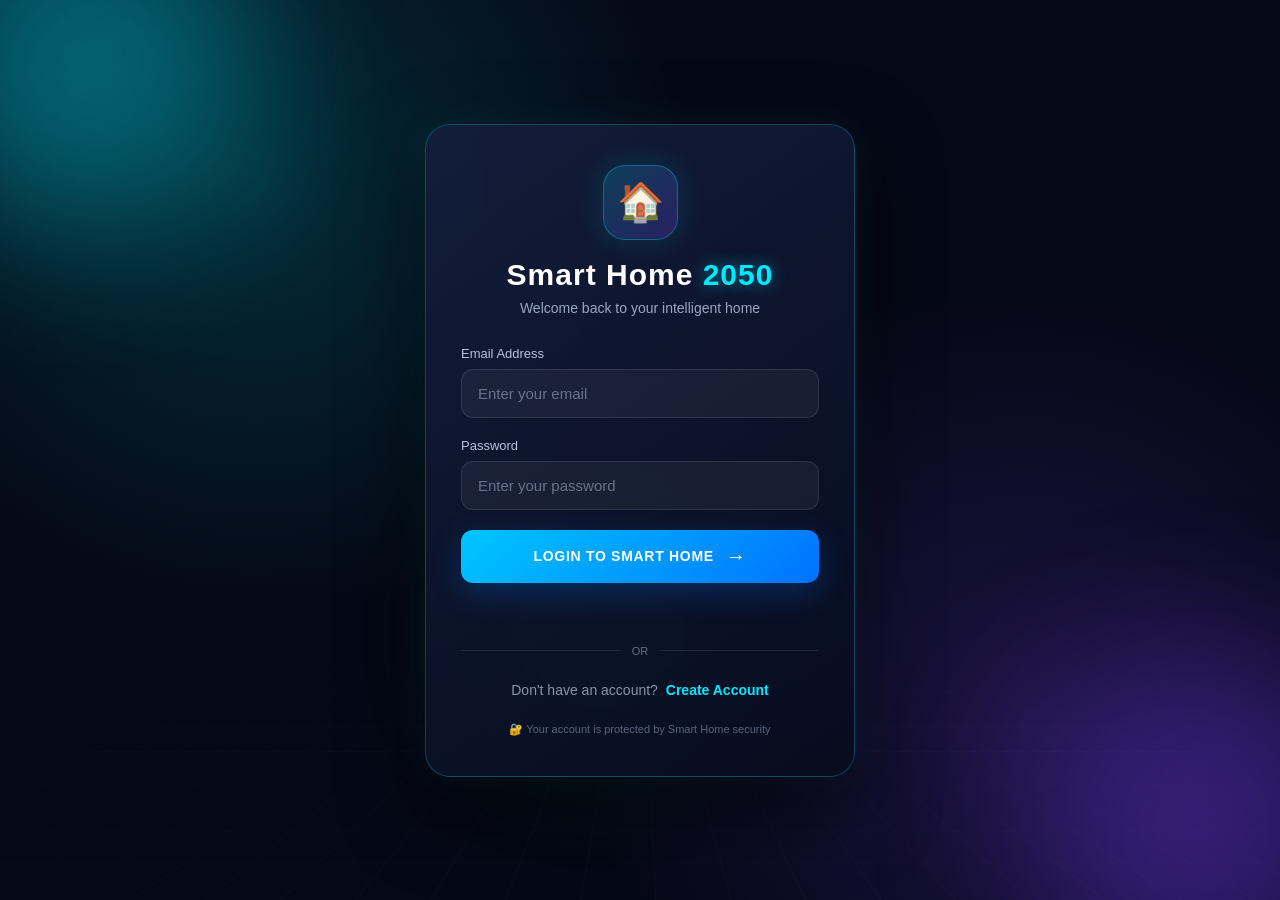
<file: index.html>
<!DOCTYPE html>
<html lang="en">

<head>
    <meta charset="UTF-8">
    <meta name="viewport" content="width=device-width, initial-scale=1.0">

    <title>Smart Home 2050</title>

    <script>
        if (localStorage.getItem("smartHomeAuth") !== "true") {
            window.location.replace("Login.html");
        }
    </script>

    <link rel="stylesheet" href="sh.css">
</head>

<body>

   

    <!-- =========================================
         BACKGROUND EFFECTS
    ========================================== -->

    <div class="stars"></div>

    <div class="orb orb-1"></div>
    <div class="orb orb-2"></div>
    <div class="orb orb-3"></div>


    <!-- =========================================
         MAIN APPLICATION
    ========================================== -->

    <div class="app" id="app">

        <!-- NAVIGATION -->

        <header class="navbar">

            <div class="brand">

                <div class="brand-icon">
                    ⌂
                </div>

                <div>
                    <h2>SMART<span>HOME</span></h2>
                    <small>2050 INTELLIGENCE SYSTEM</small>
                </div>

            </div>


            <nav>

                <a href="#dashboard">Dashboard</a>
                <a href="#rooms">Rooms</a>
                <a href="#devices">Devices</a>
                <a href="#energy">Energy</a>
                <a href="#routines">Routines</a>

            </nav>


            <div class="nav-actions">

                <button class="icon-btn" id="notificationBtn">
                    🔔
                    <span class="notification-dot"></span>
                </button>

                <button class="profile-btn">
                    👤 Admin
                </button>

            </div>

        </header>


        <!-- =====================================
             HERO / DASHBOARD
        ====================================== -->

        <main>

            <section class="hero" id="dashboard">

                <div class="hero-content">

                    <div class="status-pill">

                        <span class="pulse"></span>

                        SYSTEM ONLINE

                    </div>

                    <h1>
                        Welcome to your
                        <span>Smart Future.</span>
                    </h1>

                    <p>
                        Control your home, automate your routines
                        and monitor your energy through one
                        intelligent interface.
                    </p>


                    <div class="hero-buttons">

                        <button
                            class="primary-btn"
                            id="createRoutineBtn"
                        >
                            ⚡ Create Routine
                        </button>

                        <button
                            class="secondary-btn"
                            id="addDeviceBtn"
                        >
                            ＋ Add Device
                        </button>

                    </div>

                </div>


                <!-- 3D HOUSE -->

                <div class="house-container">

                    <div class="house-3d">

                        <div class="roof"></div>

                        <div class="house-body">

                            <div class="window window-1"></div>

                            <div class="window window-2"></div>

                            <div class="door"></div>

                        </div>

                        <div class="garden"></div>

                    </div>

                    <div class="house-glow"></div>

                </div>

            </section>


            <!-- =====================================
                 LIVE STATISTICS
            ====================================== -->

            <section class="stats-grid">

                <div class="stat-card tilt">

                    <div class="stat-icon">🌡️</div>

                    <div>

                        <span>Temperature</span>

                        <strong id="temperature">
                            23°C
                        </strong>

                    </div>

                    <small>Comfortable</small>

                </div>


                <div class="stat-card tilt">

                    <div class="stat-icon">💧</div>

                    <div>

                        <span>Humidity</span>

                        <strong id="humidity">
                            48%
                        </strong>

                    </div>

                    <small>Optimal</small>

                </div>


                <div class="stat-card tilt">

                    <div class="stat-icon">🌬️</div>

                    <div>

                        <span>Air Quality</span>

                        <strong>
                            96
                        </strong>

                    </div>

                    <small>Excellent</small>

                </div>


                <div class="stat-card tilt">

                    <div class="stat-icon">⚡</div>

                    <div>

                        <span>Energy Usage</span>

                        <strong id="energyUsage">
                            4.8 kW
                        </strong>

                    </div>

                    <small>↓ 12% today</small>

                </div>

            </section>


            <!-- =====================================
                 ROOMS
            ====================================== -->

            <section class="section" id="rooms">

                <div class="section-heading">

                    <div>

                        <span class="section-label">
                            ENVIRONMENT
                        </span>

                        <h2>Smart Rooms</h2>

                    </div>

                    <button class="view-btn">
                        View Floor Plan →
                    </button>

                </div>


                <div class="room-grid">


                    <div class="room-card active-room tilt">

                        <div class="room-image living-room">

                            <div class="room-light"></div>

                        </div>

                        <div class="room-info">

                            <div>

                                <h3>Living Room</h3>

                                <p>4 devices online</p>

                            </div>

                            <button class="room-btn">
                                →
                            </button>

                        </div>

                    </div>


                    <div class="room-card tilt">

                        <div class="room-image bedroom">

                            <div class="bed"></div>

                        </div>

                        <div class="room-info">

                            <div>

                                <h3>Master Bedroom</h3>

                                <p>3 devices online</p>

                            </div>

                            <button class="room-btn">
                                →
                            </button>

                        </div>

                    </div>


                    <div class="room-card tilt">

                        <div class="room-image kitchen">

                            <div class="kitchen-counter"></div>

                        </div>

                        <div class="room-info">

                            <div>

                                <h3>Kitchen</h3>

                                <p>5 devices online</p>

                            </div>

                            <button class="room-btn">
                                →
                            </button>

                        </div>

                    </div>


                    <div class="room-card tilt">

                        <div class="room-image office">

                            <div class="desk"></div>

                        </div>

                        <div class="room-info">

                            <div>

                                <h3>Smart Office</h3>

                                <p>6 devices online</p>

                            </div>

                            <button class="room-btn">
                                →
                            </button>

                        </div>

                    </div>

                </div>

            </section>


            <!-- =====================================
                 DEVICES
            ====================================== -->

            <section class="section" id="devices">

                <div class="section-heading">

                    <div>

                        <span class="section-label">
                            DEVICE NETWORK
                        </span>

                        <h2>Connected Devices</h2>

                    </div>

                    <button
                        class="primary-small"
                        id="openAddDevice"
                    >
                        + Add Device
                    </button>

                </div>


                <div
                    class="device-grid"
                    id="deviceGrid"
                >

                    <!-- DEVICE -->

                    <div class="device-card tilt">

                        <div class="device-top">

                            <div class="device-icon">
                                💡
                            </div>

                            <button class="device-menu">
                                ⋮
                            </button>

                        </div>

                        <h3>Smart Lights</h3>

                        <p>Living Room</p>

                        <div class="device-bottom">

                            <span>80% Brightness</span>

                            <label class="switch">

                                <input
                                    type="checkbox"
                                    checked
                                    class="device-toggle"
                                >

                                <span></span>

                            </label>

                        </div>

                    </div>


                    <div class="device-card tilt">

                        <div class="device-top">

                            <div class="device-icon">
                                ❄️
                            </div>

                            <button class="device-menu">
                                ⋮
                            </button>

                        </div>

                        <h3>Smart AC</h3>

                        <p>Living Room</p>

                        <div class="device-bottom">

                            <span>23°C</span>

                            <label class="switch">

                                <input
                                    type="checkbox"
                                    checked
                                    class="device-toggle"
                                >

                                <span></span>

                            </label>

                        </div>

                    </div>


                    <div class="device-card tilt">

                        <div class="device-top">

                            <div class="device-icon">
                                📺
                            </div>

                            <button class="device-menu">
                                ⋮
                            </button>

                        </div>

                        <h3>Smart TV</h3>

                        <p>Living Room</p>

                        <div class="device-bottom">

                            <span>Netflix</span>

                            <label class="switch">

                                <input
                                    type="checkbox"
                                    class="device-toggle"
                                >

                                <span></span>

                            </label>

                        </div>

                    </div>


                    <div class="device-card tilt">

                        <div class="device-top">

                            <div class="device-icon">
                                🔊
                            </div>

                            <button class="device-menu">
                                ⋮
                            </button>

                        </div>

                        <h3>AI Speaker</h3>

                        <p>Bedroom</p>

                        <div class="device-bottom">

                            <span>Listening</span>

                            <label class="switch">

                                <input
                                    type="checkbox"
                                    checked
                                    class="device-toggle"
                                >

                                <span></span>

                            </label>

                        </div>

                    </div>

                </div>

            </section>


            <!-- =====================================
                 ENERGY
            ====================================== -->

            <section class="section" id="energy">

                <div class="energy-layout">

                    <div class="energy-panel">

                        <div class="section-heading">

                            <div>

                                <span class="section-label">
                                    POWER INTELLIGENCE
                                </span>

                                <h2>Energy Monitoring</h2>

                            </div>

                            <span class="live-label">
                                ● LIVE
                            </span>

                        </div>


                        <div class="energy-main">

                            <div class="energy-circle">

                                <div>

                                    <strong id="energyPercent">
                                        72%
                                    </strong>

                                    <span>
                                        Efficiency
                                    </span>

                                </div>

                            </div>


                            <div class="energy-details">

                                <div>

                                    <span>
                                        Current Usage
                                    </span>

                                    <strong>
                                        4.8 kW
                                    </strong>

                                </div>

                                <div>

                                    <span>
                                        Solar Power
                                    </span>

                                    <strong>
                                        3.2 kW
                                    </strong>

                                </div>

                                <div>

                                    <span>
                                        Battery
                                    </span>

                                    <strong>
                                        86%
                                    </strong>

                                </div>

                            </div>

                        </div>

                    </div>


                    <!-- CHART -->

                    <div class="chart-panel">

                        <div class="chart-header">

                            <h3>Energy Consumption</h3>

                            <select id="chartPeriod">

                                <option>Today</option>

                                <option>Week</option>

                                <option>Month</option>

                            </select>

                        </div>

                        <div class="chart">

                            <div class="chart-line"></div>

                            <div class="chart-bars">

                                <i style="height:35%"></i>
                                <i style="height:55%"></i>
                                <i style="height:42%"></i>
                                <i style="height:70%"></i>
                                <i style="height:48%"></i>
                                <i style="height:80%"></i>
                                <i style="height:60%"></i>
                                <i style="height:40%"></i>
                                <i style="height:65%"></i>
                                <i style="height:50%"></i>
                                <i style="height:75%"></i>
                                <i style="height:45%"></i>

                            </div>

                        </div>

                    </div>

                </div>

            </section>


            <!-- =====================================
                 ROUTINES
            ====================================== -->

            <section class="section" id="routines">

                <div class="section-heading">

                    <div>

                        <span class="section-label">
                            AUTOMATION ENGINE
                        </span>

                        <h2>Smart Routines</h2>

                    </div>

                    <button
                        class="primary-small"
                        id="routineBtn"
                    >
                        + Create Routine
                    </button>

                </div>


                <div class="routine-grid">

                    <div class="routine-card">

                        <div class="routine-icon">
                            🌅
                        </div>

                        <div>

                            <h3>Good Morning</h3>

                            <p>
                                Lights ON • Curtains OPEN •
                                Coffee Machine ON
                            </p>

                        </div>

                        <label class="switch">

                            <input
                                type="checkbox"
                                checked
                            >

                            <span></span>

                        </label>

                    </div>


                    <div class="routine-card">

                        <div class="routine-icon">
                            🌙
                        </div>

                        <div>

                            <h3>Good Night</h3>

                            <p>
                                Lights OFF • Doors LOCKED •
                                Security ON
                            </p>

                        </div>

                        <label class="switch">

                            <input
                                type="checkbox"
                            >

                            <span></span>

                        </label>

                    </div>


                    <div class="routine-card">

                        <div class="routine-icon">
                            🎬
                        </div>

                        <div>

                            <h3>Movie Mode</h3>

                            <p>
                                Lights 20% • TV ON •
                                Sound System ON
                            </p>

                        </div>

                        <label class="switch">

                            <input
                                type="checkbox"
                            >

                            <span></span>

                        </label>

                    </div>

                </div>

            </section>


            <!-- =====================================
                 FUTURE CONTROL
            ====================================== -->

            <section class="future-section">

                <div class="future-content">

                    <span class="section-label">
                        NEXT GENERATION LIVING
                    </span>

                    <h2>
                        Your home.
                        <span>Your intelligence.</span>
                    </h2>

                    <p>
                        Artificial intelligence continuously learns
                        your habits and optimizes your home
                        environment automatically.
                    </p>

                    <button
                        class="primary-btn"
                        id="aiBtn"
                    >
                        ✦ Activate AI Assistant
                    </button>

                </div>

                <div class="hologram">

                    <div class="holo-ring ring-1"></div>
                    <div class="holo-ring ring-2"></div>
                    <div class="holo-ring ring-3"></div>

                    <div class="holo-core">
                        AI
                    </div>

                </div>

            </section>

        </main>


        <!-- =====================================
             FOOTER
        ====================================== -->

        <footer>

            <div>
                © 2050 Smart Home Intelligence
            </div>

            <div>
                SYSTEM STATUS:
                <span class="online">
                    ● ONLINE
                </span>
            </div>

        </footer>

    </div>


    <!-- =========================================
         ADD DEVICE MODAL
    ========================================== -->

    <div class="modal" id="deviceModal">

        <div class="modal-card">

            <button
                class="close-modal"
                id="closeDeviceModal"
            >
                ×
            </button>

            <h2>Add Smart Device</h2>

            <p>
                Connect a new device to your smart home.
            </p>

            <input
                type="text"
                id="deviceName"
                placeholder="Device name"
            >

            <select id="deviceType">

                <option value="💡">
                    Smart Light
                </option>

                <option value="❄️">
                    Smart AC
                </option>

                <option value="📺">
                    Smart TV
                </option>

                <option value="🔊">
                    Smart Speaker
                </option>

                <option value="🔒">
                    Smart Lock
                </option>

                <option value="📷">
                    Security Camera
                </option>

            </select>

            <select id="deviceRoom">

                <option>Living Room</option>
                <option>Bedroom</option>
                <option>Kitchen</option>
                <option>Office</option>

            </select>

            <button
                class="primary-btn full"
                id="saveDevice"
            >
                CONNECT DEVICE
            </button>

        </div>

    </div>


    <!-- =========================================
         ROUTINE MODAL
    ========================================== -->

    <div class="modal" id="routineModal">

        <div class="modal-card">

            <button
                class="close-modal"
                id="closeRoutineModal"
            >
                ×
            </button>

            <h2>Create Smart Routine</h2>

            <p>
                Build an automated action for your home.
            </p>

            <input
                type="text"
                id="routineName"
                placeholder="Routine name"
            >

            <select id="routineAction">

                <option>
                    Turn ON lights
                </option>

                <option>
                    Turn OFF lights
                </option>

                <option>
                    Adjust temperature
                </option>

                <option>
                    Activate security
                </option>

                <option>
                    Start entertainment mode
                </option>

            </select>

            <button
                class="primary-btn full"
                id="saveRoutine"
            >
                CREATE ROUTINE
            </button>

        </div>

    </div>


    <!-- =========================================
         NOTIFICATION PANEL
    ========================================== -->

    <div
        class="notification-panel"
        id="notificationPanel"
    >

        <div class="notification-header">

            <h3>Notifications</h3>

            <button id="closeNotifications">
                ×
            </button>

        </div>

        <div class="notification">

            <span>⚡</span>

            <div>
                <strong>Energy optimized</strong>
                <p>Solar system reduced grid usage.</p>
            </div>

        </div>

        <div class="notification">

            <span>🔒</span>

            <div>
                <strong>Security active</strong>
                <p>All exterior doors are secured.</p>
            </div>

        </div>

        <div class="notification">

            <span>🌱</span>

            <div>
                <strong>Eco mode</strong>
                <p>Your home is operating efficiently.</p>
            </div>

        </div>

    </div>


    <div
        class="toast"
        id="toast"
    >
        System updated successfully
    </div>
    <script src="sh.js"></script>


</body>
</html>
</file>
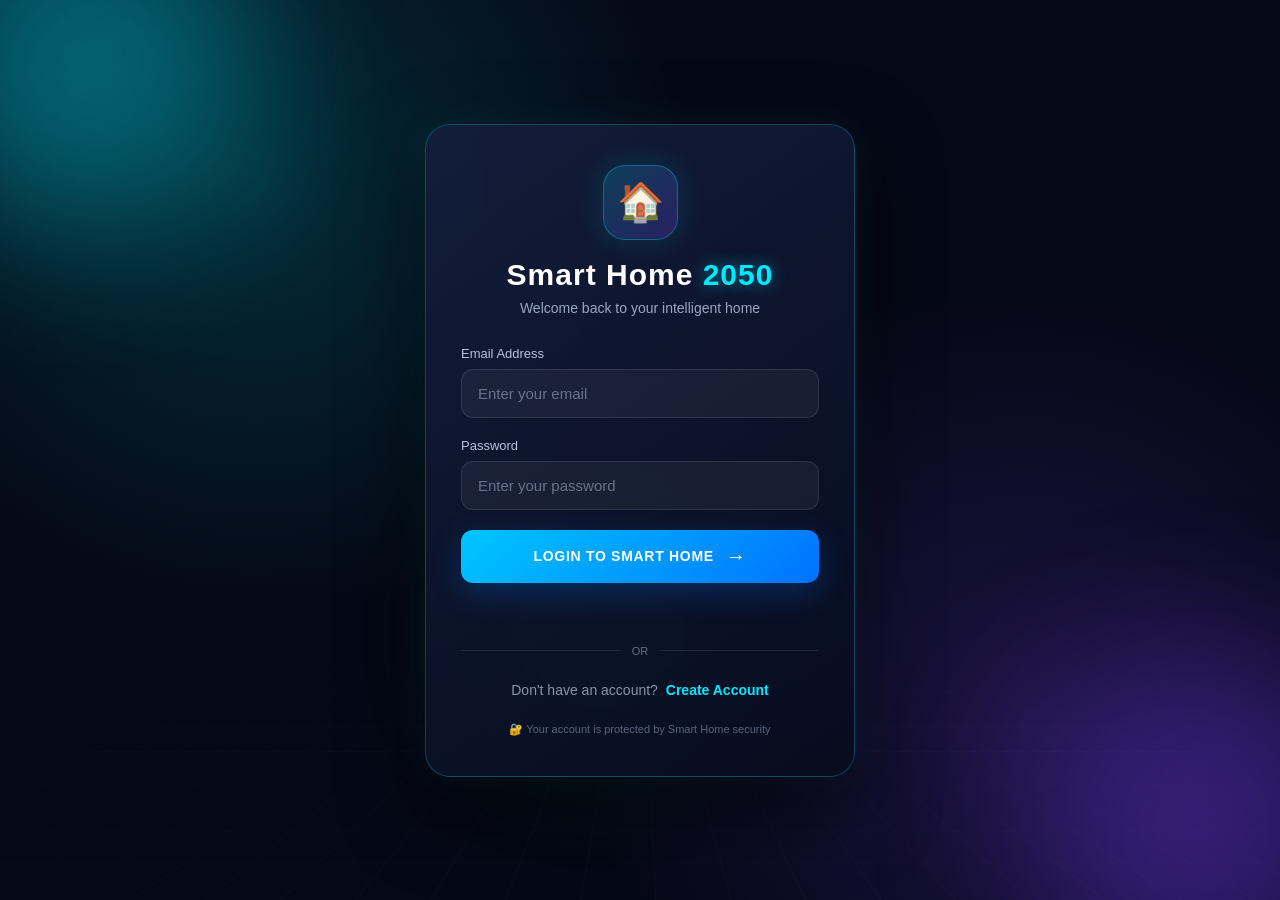
<file: Login.html>
<!DOCTYPE html>
<html lang="en">

<head>
    <meta charset="UTF-8">
    <meta name="viewport" content="width=device-width, initial-scale=1.0">

    <title>Smart Home 2050 - Login</title>

    <link rel="stylesheet" href="Login.css">
</head>

<body class="login-page">

    <!-- Animated Background -->
    <div class="background-effects">
        <div class="orb orb-one"></div>
        <div class="orb orb-two"></div>
        <div class="orb orb-three"></div>

        <div class="grid"></div>
    </div>

    <!-- Login Card -->
    <div class="login-card">

        <div class="logo">
            🏠
        </div>

        <h1>Smart Home <span>2050</span></h1>

        <p class="subtitle">
            Welcome back to your intelligent home
        </p>

        <form id="loginForm">

            <div class="input-group">

                <label for="loginEmail">
                    Email Address
                </label>

                <input
                    type="email"
                    id="loginEmail"
                    placeholder="Enter your email"
                    autocomplete="email"
                    required
                >

            </div>


            <div class="input-group">

                <label for="loginPassword">
                    Password
                </label>

                <input
                    type="password"
                    id="loginPassword"
                    placeholder="Enter your password"
                    autocomplete="current-password"
                    required
                >

            </div>


            <button
                type="submit"
                class="login-btn"
                id="loginBtn"
            >
                <span>LOGIN TO SMART HOME</span>
                <span class="arrow">→</span>
            </button>


            <!-- Message -->
            <p id="loginMessage" class="login-message"></p>

        </form>


        <div class="divider">
            <span>OR</span>
        </div>


        <p class="signup-text">

            Don't have an account?

            <a href="Signup.html">
                Create Account
            </a>

        </p>


        <p class="demo-text">
            🔐 Your account is protected by Smart Home security
        </p>

    </div>


    <script src="Login.js"></script>

</body>

</html>
</file>
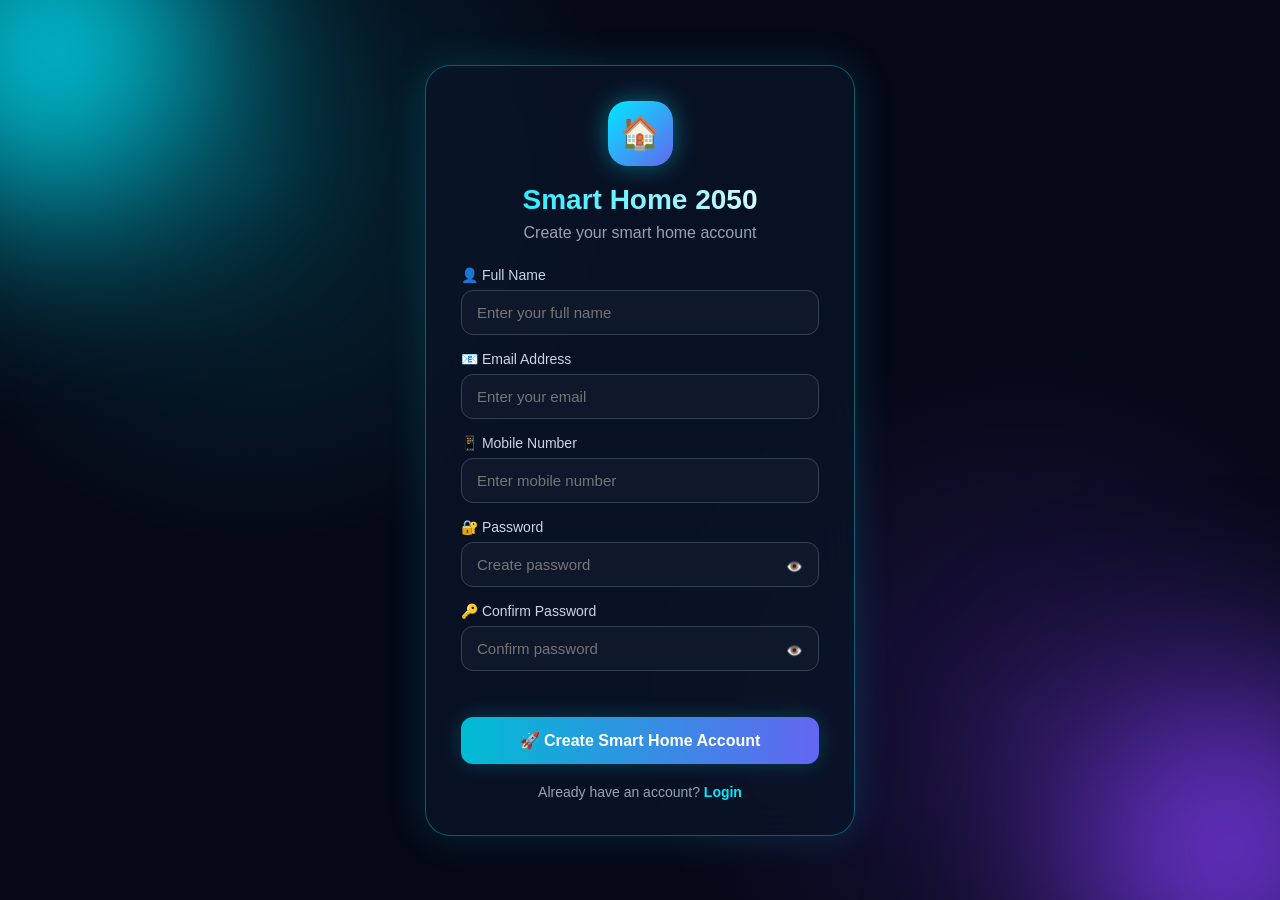
<file: Signup.html>
<!DOCTYPE html>
<html lang="en">

<head>
    <meta charset="UTF-8">
    <meta name="viewport" content="width=device-width, initial-scale=1.0">

    <title>Smart Home 2050 - Signup</title>

    <link rel="stylesheet" href="Signup.css">
</head>

<body>

    <div class="background">

        <div class="light light1"></div>
        <div class="light light2"></div>

        <div class="signup-card">

            <div class="logo">
                🏠
            </div>

            <h1>Smart Home 2050</h1>

            <p class="subtitle">
                Create your smart home account
            </p>


            <form id="signupForm">

                <!-- Full Name -->

                <div class="input-group">

                    <label for="full">
                        👤 Full Name
                    </label>

                    <input
                        type="text"
                        id="full"
                        placeholder="Enter your full name"
                        required
                    >

                </div>


                <!-- Email -->

                <div class="input-group">

                    <label for="email">
                        📧 Email Address
                    </label>

                    <input
                        type="email"
                        id="email"
                        placeholder="Enter your email"
                        required
                    >

                </div>


                <!-- Mobile -->

                <div class="input-group">

                    <label for="mobile">
                        📱 Mobile Number
                    </label>

                    <input
                        type="tel"
                        id="mobile"
                        placeholder="Enter mobile number"
                        required
                    >

                </div>


                <!-- Password -->

                <div class="input-group">

                    <label for="password">
                        🔐 Password
                    </label>

                    <div class="password-box">

                        <input
                            type="password"
                            id="password"
                            placeholder="Create password"
                            required
                        >

                        <button
                            type="button"
                            onclick="togglePassword('password', this)"
                        >
                            👁️
                        </button>

                    </div>

                </div>


                <!-- Confirm Password -->

                <div class="input-group">

                    <label for="confirmPassword">
                        🔑 Confirm Password
                    </label>

                    <div class="password-box">

                        <input
                            type="password"
                            id="confirmPassword"
                            placeholder="Confirm password"
                            required
                        >

                        <button
                            type="button"
                            onclick="togglePassword('confirmPassword', this)"
                        >
                            👁️
                        </button>

                    </div>

                </div>


                <p id="message"></p>


                <button
                    type="submit"
                    class="signup-btn"
                >
                    🚀 Create Smart Home Account
                </button>


                <p class="login-text">

                    Already have an account?

                    <a href="Login.html">
                        Login
                    </a>

                </p>

            </form>

        </div>

    </div>


    <script src="Signup.js"></script>

</body>

</html>
</file>
<file: sh.css>
/* =========================================
   GLOBAL
========================================= */

* {
    margin: 0;
    padding: 0;
    box-sizing: border-box;
}

html {
    scroll-behavior: smooth;
}

body {
    font-family: "Segoe UI", Arial, sans-serif;
    background:
        radial-gradient(circle at 20% 20%, #172554 0, transparent 35%),
        radial-gradient(circle at 80% 70%, #26134d 0, transparent 35%),
        #050711;

    color: #ffffff;
    overflow-x: hidden;
}


/* =========================================
   VARIABLES
========================================= */

:root {

    --bg: #050711;
    --panel: rgba(17, 24, 45, 0.72);

    --border: rgba(255,255,255,0.12);

    --primary: #55e7ff;
    --secondary: #8d6bff;

    --text: #ffffff;
    --muted: #91a0bd;

    --shadow:
        0 20px 70px rgba(0,0,0,0.4);

}


/* =========================================
   BACKGROUND
========================================= */

.stars {

    position: fixed;

    inset: 0;

    pointer-events: none;

    opacity: 0.4;

    background-image:
        radial-gradient(#ffffff 1px, transparent 1px);

    background-size: 80px 80px;

    animation:
        starMove 30s linear infinite;

    z-index: -3;
}

@keyframes starMove {

    from {
        transform: translateY(0);
    }

    to {
        transform: translateY(-80px);
    }

}


.orb {

    position: fixed;

    width: 400px;
    height: 400px;

    border-radius: 50%;

    filter: blur(100px);

    opacity: 0.15;

    pointer-events: none;

    z-index: -2;
}

.orb-1 {

    background: #00d9ff;

    top: 10%;
    left: -100px;

    animation: floatOrb 8s infinite alternate;
}

.orb-2 {

    background: #8b5cf6;

    right: -100px;
    top: 35%;

    animation: floatOrb 10s infinite alternate-reverse;
}

.orb-3 {

    background: #0ea5e9;

    left: 30%;
    bottom: -200px;

    animation: floatOrb 12s infinite alternate;
}

@keyframes floatOrb {

    to {
        transform:
            translate(100px, -70px)
            scale(1.2);
    }

}


/* =========================================
   APP
========================================= */

.app {

    display: block;

    min-height: 100vh;
}


/* =========================================
   NAVBAR
========================================= */

.navbar {

    position: sticky;

    top: 0;

    z-index: 100;

    display: flex;

    align-items: center;

    justify-content: space-between;

    padding: 18px 5%;

    border-bottom:
        1px solid rgba(255,255,255,0.08);

    background:
        rgba(5,7,17,0.72);

    backdrop-filter: blur(25px);
}

.brand {

    display: flex;

    align-items: center;

    gap: 12px;
}

.brand-icon {

    width: 42px;
    height: 42px;

    display: grid;

    place-items: center;

    border-radius: 12px;

    color: #031018;

    font-size: 22px;

    background:
        linear-gradient(
            135deg,
            var(--primary),
            var(--secondary)
        );
}

.brand h2 {

    font-size: 18px;

    letter-spacing: 1px;
}

.brand h2 span {

    color: var(--primary);
}

.brand small {

    font-size: 8px;

    color: #68758f;

    letter-spacing: 2px;
}

nav {

    display: flex;

    gap: 28px;
}

nav a {

    color: #8d9ab4;

    text-decoration: none;

    font-size: 14px;

    transition: 0.3s;
}

nav a:hover {

    color: var(--primary);

    text-shadow:
        0 0 15px var(--primary);
}

.nav-actions {

    display: flex;

    gap: 10px;

    align-items: center;
}

.icon-btn,
.profile-btn {

    border: 1px solid var(--border);

    background:
        rgba(255,255,255,0.05);

    color: white;

    border-radius: 10px;

    cursor: pointer;
}

.icon-btn {

    position: relative;

    width: 42px;
    height: 42px;
}

.profile-btn {

    padding: 10px 15px;
}

.notification-dot {

    position: absolute;

    top: 8px;
    right: 8px;

    width: 6px;
    height: 6px;

    background: #ff5577;

    border-radius: 50%;
}


/* =========================================
   HERO
========================================= */

.hero {

    min-height: 650px;

    display: grid;

    grid-template-columns:
        1fr 1fr;

    align-items: center;

    gap: 30px;

    padding: 70px 7% 40px;

    position: relative;

    overflow: hidden;
}

.hero-content {

    max-width: 650px;

    animation:
        heroText 1s ease;
}

@keyframes heroText {

    from {

        opacity: 0;

        transform:
            translateX(-50px);
    }

    to {

        opacity: 1;

        transform:
            translateX(0);
    }

}

.status-pill {

    display: inline-flex;

    align-items: center;

    gap: 8px;

    padding: 8px 13px;

    border-radius: 30px;

    color: #8ef4ff;

    font-size: 11px;

    letter-spacing: 1px;

    background:
        rgba(85,231,255,0.08);

    border:
        1px solid rgba(85,231,255,0.2);
}

.pulse {

    width: 7px;
    height: 7px;

    border-radius: 50%;

    background: #35f29c;

    box-shadow:
        0 0 15px #35f29c;

    animation:
        pulse 1.5s infinite;
}

@keyframes pulse {

    50% {
        transform: scale(1.8);

        opacity: 0.3;
    }

}

.hero h1 {

    font-size:
        clamp(45px, 6vw, 85px);

    line-height: 0.98;

    margin: 25px 0;

    letter-spacing: -4px;
}

.hero h1 span {

    display: block;

    background:
        linear-gradient(
            90deg,
            var(--primary),
            #9d7cff
        );

   background-clip: text;

    color: transparent;

    animation:
        gradientMove 5s infinite alternate;
}

@keyframes gradientMove {

    to {
        filter:
            hue-rotate(30deg);
    }

}

.hero p {

    max-width: 550px;

    color: var(--muted);

    line-height: 1.8;

    font-size: 16px;
}

.hero-buttons {

    display: flex;

    gap: 15px;

    margin-top: 35px;
}

.primary-btn,
.secondary-btn {

    padding: 14px 22px;

    border-radius: 12px;

    font-weight: 700;

    cursor: pointer;

    transition:
        transform 0.3s,
        box-shadow 0.3s;
}

.primary-btn {

    border: none;

    color: #031018;

    background:
        linear-gradient(
            100deg,
            var(--primary),
            #9b8cff
        );

    box-shadow:
        0 10px 35px
        rgba(85,231,255,0.15);
}

.secondary-btn {

    color: white;

    background:
        rgba(255,255,255,0.05);

    border:
        1px solid var(--border);
}

.primary-btn:hover,
.secondary-btn:hover {

    transform:
        translateY(-4px);

    box-shadow:
        0 15px 40px
        rgba(85,231,255,0.2);
}


/* =========================================
   3D HOUSE
========================================= */

.house-container {

    height: 500px;

    display: grid;

    place-items: center;

    perspective: 1000px;

    animation:
        houseAppear 1.5s ease;
}

@keyframes houseAppear {

    from {

        opacity: 0;

        transform:
            scale(0.7)
            rotateY(-30deg);
    }

    to {

        opacity: 1;

        transform:
            scale(1)
            rotateY(0);
    }

}

.house-3d {

    width: 300px;

    height: 240px;

    position: relative;

    transform-style: preserve-3d;

    transform:
        rotateX(8deg)
        rotateY(-25deg);

    animation:
        houseFloat 6s ease-in-out infinite;
}

@keyframes houseFloat {

    50% {

        transform:
            rotateX(5deg)
            rotateY(25deg)
            translateY(-20px);
    }

}

.roof {

    position: absolute;

    left: 20px;

    top: 5px;

    width: 260px;

    height: 150px;

    background:
        linear-gradient(
            135deg,
            #213b61,
            #111a35
        );

    clip-path:
        polygon(
            50% 0,
            100% 45%,
            90% 55%,
            50% 20%,
            10% 55%,
            0 45%
        );

    transform:
        translateZ(25px);
}

.house-body {

    position: absolute;

    left: 45px;

    top: 100px;

    width: 210px;

    height: 140px;

    border:
        2px solid rgba(85,231,255,0.3);

    background:
        linear-gradient(
            135deg,
            rgba(30,52,82,0.9),
            rgba(8,15,30,0.95)
        );

    box-shadow:
        inset 0 0 40px rgba(85,231,255,0.08),
        0 0 40px rgba(85,231,255,0.15);

    transform:
        translateZ(20px);
}

.window {

    position: absolute;

    width: 48px;
    height: 42px;

    border:
        2px solid #6cefff;

    background:
        linear-gradient(
            135deg,
            rgba(85,231,255,0.7),
            rgba(116,78,255,0.3)
        );

    box-shadow:
        0 0 25px
        rgba(85,231,255,0.6);

    animation:
        windowGlow 2s infinite alternate;
}

@keyframes windowGlow {

    to {
        opacity: 0.65;
    }

}

.window-1 {

    top: 25px;
    left: 25px;
}

.window-2 {

    top: 25px;
    right: 25px;
}

.door {

    position: absolute;

    bottom: 0;

    left: 82px;

    width: 48px;
    height: 75px;

    background:
        linear-gradient(
            135deg,
            #101c36,
            #1d3b55
        );

    border:
        2px solid #55e7ff;
}

.garden {

    position: absolute;

    bottom: -30px;

    left: 0;

    width: 300px;
    height: 30px;

    border-radius: 50%;

    background:
        rgba(48,220,166,0.15);

    box-shadow:
        0 0 40px rgba(48,220,166,0.25);
}

.house-glow {

    position: absolute;

    width: 350px;
    height: 350px;

    border-radius: 50%;

    background:
        radial-gradient(
            circle,
            rgba(85,231,255,0.15),
            transparent 65%
        );

    z-index: -1;
}


/* =========================================
   STATS
========================================= */

.stats-grid {

    display: grid;

    grid-template-columns:
        repeat(4, 1fr);

    gap: 18px;

    padding:
        0 7% 80px;
}

.stat-card {

    position: relative;

    padding: 22px;

    display: grid;

    grid-template-columns:
        auto 1fr;

    gap: 15px;

    border:
        1px solid var(--border);

    border-radius: 20px;

    background:
        linear-gradient(
            145deg,
            rgba(255,255,255,0.08),
            rgba(255,255,255,0.025)
        );

    backdrop-filter: blur(20px);

    transition: 0.4s;

    transform-style: preserve-3d;
}

.stat-card:hover {

    border-color:
        rgba(85,231,255,0.35);

    box-shadow:
        0 20px 50px rgba(0,0,0,0.25);
}

.stat-icon {

    width: 50px;
    height: 50px;

    display: grid;

    place-items: center;

    border-radius: 14px;

    background:
        rgba(85,231,255,0.08);

    font-size: 24px;
}

.stat-card span {

    display: block;

    color: var(--muted);

    font-size: 12px;

    margin-bottom: 5px;
}

.stat-card strong {

    font-size: 24px;
}

.stat-card small {

    grid-column: 2;

    color: #45e9aa;
}


/* =========================================
   SECTIONS
========================================= */

.section {

    padding:
        80px 7%;
}

.section-heading {

    display: flex;

    align-items: end;

    justify-content: space-between;

    margin-bottom: 30px;
}

.section-label {

    display: block;

    color: var(--primary);

    font-size: 10px;

    letter-spacing: 3px;

    margin-bottom: 10px;
}

.section-heading h2 {

    font-size: 35px;
}

.view-btn,
.primary-small {

    border: 1px solid var(--border);

    color: white;

    background:
        rgba(255,255,255,0.05);

    padding: 10px 16px;

    border-radius: 10px;

    cursor: pointer;
}

.primary-small {

    color: #041019;

    border: none;

    background:
        var(--primary);

    font-weight: 700;
}


/* =========================================
   ROOMS
========================================= */

.room-grid {

    display: grid;

    grid-template-columns:
        repeat(4, 1fr);

    gap: 20px;
}

.room-card {

    overflow: hidden;

    border-radius: 22px;

    border:
        1px solid var(--border);

    background:
        rgba(255,255,255,0.04);

    transition: 0.4s;
}

.room-card:hover {

    transform:
        translateY(-8px);

    border-color:
        rgba(85,231,255,0.35);
}

.room-image {

    height: 210px;

    position: relative;

    overflow: hidden;
}

.living-room {

    background:
        linear-gradient(
            135deg,
            #142d43,
            #09111e
        );
}

.bedroom {

    background:
        linear-gradient(
            135deg,
            #291b43,
            #100b20
        );
}

.kitchen {

    background:
        linear-gradient(
            135deg,
            #3c2c1d,
            #11100d
        );
}

.office {

    background:
        linear-gradient(
            135deg,
            #12363b,
            #081718
        );
}

.room-image::before {

    content: "";

    position: absolute;

    inset: 20px;

    border:
        1px solid rgba(255,255,255,0.08);

    background:
        linear-gradient(
            135deg,
            rgba(255,255,255,0.08),
            transparent
        );
}

.room-light {

    position: absolute;

    width: 80px;
    height: 80px;

    border-radius: 50%;

    background:
        rgba(255,236,166,0.4);

    filter: blur(25px);

    top: 50px;
    left: 100px;
}

.bed {

    position: absolute;

    width: 130px;
    height: 65px;

    left: 55px;
    bottom: 35px;

    border-radius: 12px;

    background:
        #40375f;

    box-shadow:
        0 -20px 0 #574c78;
}

.kitchen-counter {

    position: absolute;

    left: 20px;
    right: 20px;
    bottom: 45px;

    height: 35px;

    background:
        #5c4432;

    box-shadow:
        0 -45px 0 rgba(255,255,255,0.06);
}

.desk {

    position: absolute;

    width: 160px;
    height: 50px;

    bottom: 45px;
    left: 40px;

    background:
        #21484b;

    box-shadow:
        0 50px 0 -15px #173134;
}

.room-info {

    display: flex;

    justify-content: space-between;

    align-items: center;

    padding: 18px;
}

.room-info h3 {

    font-size: 16px;
}

.room-info p {

    color: var(--muted);

    font-size: 12px;

    margin-top: 5px;
}

.room-btn {

    width: 38px;
    height: 38px;

    border-radius: 50%;

    color: var(--primary);

    background:
        rgba(85,231,255,0.08);

    border:
        1px solid rgba(85,231,255,0.15);

    cursor: pointer;
}


/* =========================================
   DEVICES
========================================= */

.device-grid {

    display: grid;

    grid-template-columns:
        repeat(4, 1fr);

    gap: 18px;
}

.device-card {

    padding: 22px;

    border:
        1px solid var(--border);

    border-radius: 20px;

    background:
        rgba(255,255,255,0.04);

    transition: 0.3s;
}

.device-card:hover {

    transform:
        translateY(-6px);

    border-color:
        rgba(85,231,255,0.3);
}

.device-top {

    display: flex;

    justify-content: space-between;

    align-items: center;

    margin-bottom: 25px;
}

.device-icon {

    width: 52px;
    height: 52px;

    display: grid;

    place-items: center;

    border-radius: 15px;

    font-size: 25px;

    background:
        linear-gradient(
            135deg,
            rgba(85,231,255,0.15),
            rgba(141,107,255,0.15)
        );
}

.device-menu {

    border: none;

    background: transparent;

    color: #71809d;

    font-size: 20px;

    cursor: pointer;
}

.device-card h3 {

    font-size: 17px;
}

.device-card > p {

    color: var(--muted);

    font-size: 12px;

    margin-top: 5px;
}

.device-bottom {

    display: flex;

    justify-content: space-between;

    align-items: center;

    margin-top: 25px;

    padding-top: 15px;

    border-top:
        1px solid rgba(255,255,255,0.06);
}

.device-bottom span {

    font-size: 11px;

    color: #7f8ca5;
}


/* =========================================
   SWITCH
========================================= */

.switch {

    position: relative;

    width: 44px;
    height: 24px;

    display: inline-block;
}

.switch input {

    display: none;
}

.switch span {

    position: absolute;

    inset: 0;

    border-radius: 20px;

    background: #252d40;

    cursor: pointer;

    transition: 0.3s;
}

.switch span::before {

    content: "";

    position: absolute;

    width: 18px;
    height: 18px;

    top: 3px;
    left: 3px;

    border-radius: 50%;

    background: #8893a9;

    transition: 0.3s;
}

.switch input:checked + span {

    background:
        rgba(85,231,255,0.35);

    box-shadow:
        0 0 15px rgba(85,231,255,0.2);
}

.switch input:checked + span::before {

    transform:
        translateX(20px);

    background:
        var(--primary);

    box-shadow:
        0 0 10px var(--primary);
}


/* =========================================
   ENERGY
========================================= */

.energy-layout {

    display: grid;

    grid-template-columns:
        1fr 1fr;

    gap: 20px;
}

.energy-panel,
.chart-panel {

    padding: 28px;

    border:
        1px solid var(--border);

    border-radius: 24px;

    background:
        rgba(255,255,255,0.04);
}

.energy-main {

    display: flex;

    align-items: center;

    gap: 50px;

    padding-top: 20px;
}

.energy-circle {

    width: 190px;
    height: 190px;

    border-radius: 50%;

    display: grid;

    place-items: center;

    background:
        conic-gradient(
            var(--primary) 72%,
            rgba(255,255,255,0.06) 0
        );

    position: relative;
}

.energy-circle::before {

    content: "";

    position: absolute;

    inset: 14px;

    border-radius: 50%;

    background: #0b1020;
}

.energy-circle div {

    position: relative;

    text-align: center;
}

.energy-circle strong {

    display: block;

    font-size: 35px;
}

.energy-circle span {

    color: var(--muted);

    font-size: 11px;
}

.energy-details {

    display: grid;

    gap: 20px;
}

.energy-details span {

    display: block;

    color: var(--muted);

    font-size: 11px;

    margin-bottom: 5px;
}

.energy-details strong {

    font-size: 20px;
}


/* =========================================
   CHART
========================================= */

.chart-header {

    display: flex;

    justify-content: space-between;

    align-items: center;
}

.chart-header select {

    background: #12182a;

    color: white;

    border:
        1px solid var(--border);

    border-radius: 8px;

    padding: 7px 12px;
}

.chart {

    height: 270px;

    display: flex;

    align-items: end;

    padding-top: 40px;

    position: relative;

    overflow: hidden;
}

.chart::before {

    content: "";

    position: absolute;

    inset: 40px 0 0;

    background:
        repeating-linear-gradient(
            to bottom,
            rgba(255,255,255,0.06) 0,
            rgba(255,255,255,0.06) 1px,
            transparent 1px,
            transparent 50px
        );
}

.chart-bars {

    position: relative;

    z-index: 2;

    display: flex;

    align-items: end;

    justify-content: space-around;

    width: 100%;

    height: 100%;
}

.chart-bars i {

    width: 5%;

    border-radius:
        8px 8px 0 0;

    background:
        linear-gradient(
            to top,
            #5960ff,
            var(--primary)
        );

    box-shadow:
        0 0 15px rgba(85,231,255,0.25);

    animation:
        barGrow 1s ease backwards;

    transform-origin: bottom;
}

@keyframes barGrow {

    from {
        transform: scaleY(0);
    }

}


/* =========================================
   ROUTINES
========================================= */

.routine-grid {

    display: grid;

    gap: 15px;
}

.routine-card {

    display: flex;

    align-items: center;

    gap: 20px;

    padding: 20px;

    border:
        1px solid var(--border);

    border-radius: 18px;

    background:
        rgba(255,255,255,0.04);

    transition: 0.3s;
}

.routine-card:hover {

    transform:
        translateX(8px);

    border-color:
        rgba(85,231,255,0.3);
}

.routine-icon {

    width: 55px;
    height: 55px;

    display: grid;

    place-items: center;

    border-radius: 15px;

    font-size: 25px;

    background:
        rgba(85,231,255,0.08);
}

.routine-card div:nth-child(2) {

    flex: 1;
}

.routine-card h3 {

    font-size: 16px;
}

.routine-card p {

    color: var(--muted);

    font-size: 12px;

    margin-top: 5px;
}


/* =========================================
   FUTURE SECTION
========================================= */

.future-section {

    min-height: 500px;

    margin:
        50px 7%;

    padding: 70px;

    display: flex;

    align-items: center;

    justify-content: space-between;

    gap: 50px;

    overflow: hidden;

    border:
        1px solid rgba(85,231,255,0.15);

    border-radius: 35px;

    background:
        radial-gradient(
            circle at 80% 50%,
            rgba(85,231,255,0.12),
            transparent 35%
        ),
        rgba(255,255,255,0.03);
}

.future-content {

    max-width: 600px;
}

.future-content h2 {

    font-size:
        clamp(40px, 5vw, 70px);

    line-height: 1;

    margin-bottom: 25px;
}

.future-content h2 span {

    color: var(--primary);
}

.future-content p {

    color: var(--muted);

    line-height: 1.8;

    margin-bottom: 30px;
}


/* =========================================
   HOLOGRAM
========================================= */

.hologram {

    width: 330px;
    height: 330px;

    position: relative;

    display: grid;

    place-items: center;

    perspective: 800px;
}

.holo-core {

    width: 100px;
    height: 100px;

    display: grid;

    place-items: center;

    border-radius: 50%;

    color: #051018;

    font-size: 28px;

    font-weight: 900;

    background:
        radial-gradient(
            circle,
            #ffffff,
            var(--primary)
        );

    box-shadow:
        0 0 60px var(--primary);

    animation:
        coreFloat 3s infinite alternate;
}

@keyframes coreFloat {

    to {
        transform:
            translateY(-15px)
            scale(1.1);
    }

}

.holo-ring {

    position: absolute;

    border:
        1px solid rgba(85,231,255,0.4);

    border-radius: 50%;

    box-shadow:
        0 0 20px rgba(85,231,255,0.15);

    animation:
        ringRotate 8s linear infinite;
}

.ring-1 {

    width: 220px;
    height: 220px;

    transform:
        rotateX(70deg);
}

.ring-2 {

    width: 280px;
    height: 280px;

    transform:
        rotateY(70deg);

    animation-duration: 10s;
}

.ring-3 {

    width: 330px;
    height: 330px;

    transform:
        rotateX(70deg)
        rotateY(30deg);

    animation-duration: 14s;
}

@keyframes ringRotate {

    to {
        transform:
            rotateX(360deg)
            rotateY(360deg);
    }

}


/* =========================================
   FOOTER
========================================= */

footer {

    display: flex;

    justify-content: space-between;

    padding: 35px 7%;

    color: #64718b;

    border-top:
        1px solid var(--border);

    font-size: 12px;
}

.online {

    color: #42e8a1;
}


/* =========================================
   MODAL
========================================= */

.modal {

    position: fixed;

    inset: 0;

    display: none;

    align-items: center;

    justify-content: center;

    background:
        rgba(0,0,0,0.7);

    backdrop-filter: blur(10px);

    z-index: 500;
}

.modal.show {

    display: flex;

    animation:
        modalFade 0.3s ease;
}

@keyframes modalFade {

    from {
        opacity: 0;
    }

    to {
        opacity: 1;
    }

}

.modal-card {

    width: min(450px, 90%);

    padding: 35px;

    position: relative;

    border:
        1px solid var(--border);

    border-radius: 25px;

    background:
        #0d1325;

    box-shadow:
        0 30px 100px rgba(0,0,0,0.7);

    animation:
        modalUp 0.4s ease;
}

@keyframes modalUp {

    from {

        transform:
            translateY(30px)
            scale(0.95);
    }

    to {

        transform:
            translateY(0)
            scale(1);
    }

}

.modal-card h2 {

    margin-bottom: 8px;
}

.modal-card p {

    color: var(--muted);

    font-size: 13px;

    margin-bottom: 20px;
}

.modal-card input,
.modal-card select {

    width: 100%;

    padding: 14px;

    margin: 6px 0;

    color: white;

    border:
        1px solid var(--border);

    border-radius: 10px;

    background:
        #151c31;

    outline: none;
}

.close-modal {

    position: absolute;

    right: 20px;
    top: 18px;

    border: none;

    background: transparent;

    color: #8b97ad;

    font-size: 25px;

    cursor: pointer;
}

.full {

    width: 100%;

    margin-top: 15px;
}


/* =========================================
   NOTIFICATION PANEL
========================================= */

.notification-panel {

    position: fixed;

    right: 25px;
    top: 85px;

    width: 350px;

    padding: 20px;

    display: none;

    z-index: 300;

    border:
        1px solid var(--border);

    border-radius: 20px;

    background:
        rgba(12,18,35,0.95);

    backdrop-filter: blur(25px);

    box-shadow:
        0 30px 70px rgba(0,0,0,0.5);
}

.notification-panel.show {

    display: block;

    animation:
        panelAppear 0.3s ease;
}

@keyframes panelAppear {

    from {

        opacity: 0;

        transform:
            translateY(-15px);
    }

    to {

        opacity: 1;

        transform:
            translateY(0);
    }

}

.notification-header {

    display: flex;

    justify-content: space-between;

    margin-bottom: 15px;
}

.notification-header button {

    border: none;

    color: white;

    background: transparent;

    cursor: pointer;

    font-size: 20px;
}

.notification {

    display: flex;

    gap: 12px;

    padding: 14px 0;

    border-bottom:
        1px solid rgba(255,255,255,0.06);
}

.notification span {

    font-size: 22px;
}

.notification strong {

    font-size: 13px;
}

.notification p {

    color: var(--muted);

    font-size: 11px;

    margin-top: 4px;
}


/* =========================================
   TOAST
========================================= */

.toast {

    position: fixed;

    right: 30px;
    bottom: 30px;

    padding: 14px 20px;

    border-radius: 12px;

    color: #031018;

    font-weight: 700;

    background:
        var(--primary);

    box-shadow:
        0 10px 40px rgba(85,231,255,0.25);

    transform:
        translateY(100px);

    opacity: 0;

    transition: 0.4s;

    z-index: 1000;
}

.toast.show {

    transform:
        translateY(0);

    opacity: 1;
}


/* =========================================
   RESPONSIVE
========================================= */

@media (max-width: 1100px) {

    nav {
        display: none;
    }

    .hero {

        grid-template-columns: 1fr;

        text-align: center;
    }

    .hero-content {

        margin: auto;
    }

    .hero-buttons {

        justify-content: center;
    }

    .house-container {

        height: 400px;
    }

    .stats-grid,
    .room-grid,
    .device-grid {

        grid-template-columns:
            repeat(2, 1fr);
    }

    .energy-layout {

        grid-template-columns: 1fr;
    }

}


@media (max-width: 700px) {

    .navbar {

        padding:
            15px 4%;
    }

    .profile-btn {

        display: none;
    }

    .hero {

        padding:
            50px 5%;
    }

    .hero h1 {

        letter-spacing: -2px;
    }

    .stats-grid,
    .room-grid,
    .device-grid {

        grid-template-columns: 1fr;
    }

    .section {

        padding:
            60px 5%;
    }

    .section-heading {

        align-items: flex-start;

        gap: 15px;

        flex-direction: column;
    }

    .energy-main {

        flex-direction: column;
    }

    .future-section {

        margin:
            30px 5%;

        padding: 40px 25px;

        flex-direction: column;

        text-align: center;
    }

    .hologram {

        transform:
            scale(0.75);
    }

    footer {

        flex-direction: column;

        gap: 10px;
    }

    .notification-panel {

        right: 10px;

        width:
            calc(100% - 20px);
    }

}

/* Logout button (navbar) */

.logout-btn {
    padding: 10px 18px;
    border: 1px solid rgba(255, 92, 122, 0.5);
    border-radius: 12px;
    background: rgba(255, 92, 122, 0.15);
    color: #ff8aa0;
    font-weight: 600;
    cursor: pointer;
    transition: 0.3s;
}

.logout-btn:hover {
    background: #ff5c7a;
    color: #fff;
}
</file>
<file: Login.css>
/* =========================================
   RESET
========================================= */

* {
    margin: 0;
    padding: 0;
    box-sizing: border-box;
}


/* =========================================
   BODY
========================================= */

body {
    min-height: 100vh;

    font-family:
        "Segoe UI",
        Arial,
        sans-serif;

    background:
        radial-gradient(
            circle at 20% 20%,
            rgba(0, 255, 255, 0.15),
            transparent 35%
        ),
        radial-gradient(
            circle at 80% 80%,
            rgba(130, 70, 255, 0.18),
            transparent 35%
        ),
        #050816;

    color: white;

    display: flex;
    justify-content: center;
    align-items: center;

    overflow-x: hidden;
    overflow-y: auto;

    position: relative;
}


/* =========================================
   BACKGROUND
========================================= */

.background-effects {
    position: fixed;
    inset: 0;

    pointer-events: none;

    overflow: hidden;
}


/* Glowing orbs */

.orb {
    position: absolute;

    width: 350px;
    height: 350px;

    border-radius: 50%;

    filter: blur(80px);

    opacity: 0.35;

    animation: float 8s infinite alternate ease-in-out;
}

.orb-one {
    background: #00eaff;

    top: -120px;
    left: -100px;
}

.orb-two {
    background: #7c3cff;

    right: -100px;
    bottom: -100px;

    animation-delay: 2s;
}

.orb-three {
    background: #00ff9d;

    left: 40%;
    top: 60%;

    width: 180px;
    height: 180px;

    animation-delay: 4s;
}


@keyframes float {

    from {
        transform: translateY(0) scale(1);
    }

    to {
        transform: translateY(-40px) scale(1.15);
    }

}


/* Grid */

.grid {
    position: absolute;
    inset: 0;

    background-image:
        linear-gradient(
            rgba(255,255,255,0.03) 1px,
            transparent 1px
        ),
        linear-gradient(
            90deg,
            rgba(255,255,255,0.03) 1px,
            transparent 1px
        );

    background-size: 50px 50px;

    transform: perspective(500px) rotateX(55deg) scale(1.5);

    transform-origin: bottom;

    opacity: 0.4;
}


/* =========================================
   LOGIN CARD
========================================= */

.login-card {

    width: min(430px, 92%);

    padding: 40px 35px;

    background:
        linear-gradient(
            145deg,
            rgba(20, 30, 60, 0.92),
            rgba(7, 12, 30, 0.96)
        );

    border: 1px solid rgba(0, 234, 255, 0.25);

    border-radius: 25px;

    backdrop-filter: blur(20px);

    box-shadow:
        0 30px 80px rgba(0, 0, 0, 0.6),
        0 0 40px rgba(0, 234, 255, 0.08);

    position: relative;

    z-index: 5;

    animation: cardAppear 0.8s ease;
}


@keyframes cardAppear {

    from {
        opacity: 0;
        transform: translateY(40px) scale(0.95);
    }

    to {
        opacity: 1;
        transform: translateY(0) scale(1);
    }

}


/* =========================================
   LOGO
========================================= */

.logo {

    width: 75px;
    height: 75px;

    margin: 0 auto 18px;

    display: flex;
    align-items: center;
    justify-content: center;

    border-radius: 22px;

    font-size: 38px;

    background:
        linear-gradient(
            135deg,
            rgba(0, 234, 255, 0.18),
            rgba(124, 60, 255, 0.25)
        );

    border: 1px solid rgba(0, 234, 255, 0.3);

    box-shadow:
        0 0 30px rgba(0, 234, 255, 0.15);

}


/* =========================================
   HEADINGS
========================================= */

.login-card h1 {

    text-align: center;

    font-size: 30px;

    margin-bottom: 8px;

    letter-spacing: 1px;
}

.login-card h1 span {

    color: #00eaff;

    text-shadow:
        0 0 15px rgba(0, 234, 255, 0.5);
}


.subtitle {

    text-align: center;

    color: #9aa7c2;

    font-size: 14px;

    margin-bottom: 30px;
}


/* =========================================
   INPUTS
========================================= */

.input-group {

    margin-bottom: 20px;
}


.input-group label {

    display: block;

    margin-bottom: 8px;

    font-size: 13px;

    color: #b7c3dc;
}


.input-group input {

    width: 100%;

    padding: 15px 16px;

    border-radius: 12px;

    border: 1px solid rgba(255,255,255,0.1);

    outline: none;

    background: rgba(255,255,255,0.05);

    color: white;

    font-size: 15px;

    transition: 0.3s;
}


.input-group input::placeholder {

    color: #68738b;
}


.input-group input:focus {

    border-color: #00eaff;

    background: rgba(0,234,255,0.06);

    box-shadow:
        0 0 0 3px rgba(0,234,255,0.08),
        0 0 20px rgba(0,234,255,0.08);
}


/* =========================================
   LOGIN BUTTON
========================================= */

.login-btn {

    width: 100%;

    padding: 15px;

    border: none;

    border-radius: 12px;

    background:
        linear-gradient(
            135deg,
            #00c6ff,
            #0072ff
        );

    color: white;

    font-size: 14px;

    font-weight: 700;

    letter-spacing: 0.7px;

    cursor: pointer;

    display: flex;

    justify-content: center;

    align-items: center;

    gap: 12px;

    transition: 0.3s;

    box-shadow:
        0 10px 30px rgba(0,114,255,0.25);
}


.login-btn:hover {

    transform: translateY(-3px);

    box-shadow:
        0 15px 35px rgba(0,198,255,0.35);
}


.login-btn:active {

    transform: scale(0.98);
}


.login-btn:disabled {

    opacity: 0.6;

    cursor: not-allowed;

    transform: none;
}


.arrow {

    font-size: 20px;
}


/* =========================================
   MESSAGE
========================================= */

.login-message {

    min-height: 22px;

    text-align: center;

    margin-top: 15px;

    font-size: 14px;

    font-weight: 600;
}


.login-message.success {

    color: #00ff9d;
}


.login-message.error {

    color: #ff5c7a;
}


/* =========================================
   DIVIDER
========================================= */

.divider {

    display: flex;

    align-items: center;

    gap: 12px;

    margin: 25px 0;
}


.divider::before,
.divider::after {

    content: "";

    height: 1px;

    flex: 1;

    background:
        rgba(255,255,255,0.1);
}


.divider span {

    font-size: 11px;

    color: #66728b;
}


/* =========================================
   SIGNUP
========================================= */

.signup-text {

    text-align: center;

    color: #8995ad;

    font-size: 14px;
}


.signup-text a {

    color: #00eaff;

    text-decoration: none;

    font-weight: 600;

    margin-left: 4px;

    transition: 0.3s;
}


.signup-text a:hover {

    color: white;

    text-shadow:
        0 0 10px #00eaff;
}


.demo-text {

    text-align: center;

    margin-top: 25px;

    font-size: 11px;

    color: #59657d;
}


/* =========================================
   MOBILE
========================================= */

@media (max-width: 500px) {

    .login-card {

        padding: 32px 22px;

    }

    .login-card h1 {

        font-size: 25px;

    }

    .logo {

        width: 65px;
        height: 65px;

        font-size: 32px;

    }

}
</file>
<file: Signup.css>
* {
    margin: 0;
    padding: 0;
    box-sizing: border-box;
}

body {
    min-height: 100vh;

    font-family: Arial, sans-serif;

    background:
        radial-gradient(circle at 20% 20%, #00f5ff22, transparent 30%),
        radial-gradient(circle at 80% 80%, #7c3aed33, transparent 30%),
        #050816;

    color: white;

    overflow-x: hidden;
    overflow-y: auto;
}


/* Background */

.background {
    min-height: 100vh;

    display: flex;

    justify-content: center;

    align-items: center;

    position: relative;

    overflow: hidden;

    padding: 20px 0;
}


/* Animated Lights */

.light {
    position: absolute;

    width: 300px;
    height: 300px;

    border-radius: 50%;

    filter: blur(100px);

    animation: float 6s infinite alternate;
}

.light1 {
    background: #00eaff;

    top: -100px;
    left: -100px;
}

.light2 {
    background: #7c3aed;

    bottom: -100px;
    right: -100px;

    animation-delay: 2s;
}


@keyframes float {

    from {
        transform: translateY(0);
    }

    to {
        transform: translateY(40px);
    }
}


/* Signup Card */


.signup-card {

    width: 430px;

    max-width: 92%;

    padding: 35px;

    border-radius: 25px;

    background:
        rgba(10, 20, 40, 0.82);

    border:
        1px solid rgba(0, 234, 255, 0.35);

    backdrop-filter: blur(20px);

    box-shadow:
        0 0 40px rgba(0, 234, 255, 0.15);

    position: relative;

    z-index: 2;

    animation: cardAppear 0.8s ease;
}


@keyframes cardAppear {

    from {
        opacity: 0;
        transform: translateY(30px) scale(0.95);
    }

    to {
        opacity: 1;
        transform: translateY(0) scale(1);
    }
}


/* Logo */

.logo {

    width: 65px;
    height: 65px;

    margin: auto;

    display: flex;

    justify-content: center;

    align-items: center;

    border-radius: 20px;

    font-size: 32px;

    background:
        linear-gradient(
            135deg,
            #00eaff,
            #6366f1
        );

    box-shadow:
        0 0 25px #00eaff66;
}


.signup-card h1 {

    text-align: center;

    margin-top: 18px;

    font-size: 28px;

    background:
        linear-gradient(
            90deg,
            #00eaff,
            #ffffff
        );
    background-clip: text;
    -webkit-text-fill-color: transparent;
}


.subtitle {

    text-align: center;

    color: #94a3b8;

    margin: 8px 0 25px;
}


/* Input */

.input-group {

    margin-bottom: 16px;
}


.input-group label {

    display: block;

    margin-bottom: 7px;

    color: #cbd5e1;

    font-size: 14px;
}


.input-group input {

    width: 100%;

    padding: 13px 15px;

    border-radius: 12px;

    border: 1px solid #334155;

    outline: none;

    background: #0f172a;

    color: white;

    font-size: 15px;

    transition: 0.3s;
}


.input-group input:focus {

    border-color: #00eaff;

    box-shadow:
        0 0 15px #00eaff22;
}


/* Password */

.password-box {

    display: flex;

    position: relative;
}


.password-box input {

    padding-right: 50px;
}


.password-box button {

    position: absolute;

    right: 5px;

    top: 5px;

    width: 40px;

    height: 40px;

    border: none;

    background: transparent;

    color: white;

    cursor: pointer;
}


/* Message */

#message {

    text-align: center;

    min-height: 20px;

    margin: 10px 0;

    font-size: 14px;
}


/* Signup Button */

.signup-btn {

    width: 100%;

    padding: 14px;

    border: none;

    border-radius: 12px;

    cursor: pointer;

    color: white;

    font-size: 16px;

    font-weight: bold;

    background:
        linear-gradient(
            90deg,
            #00bcd4,
            #6366f1
        );

    box-shadow:
        0 0 20px #00eaff33;

    transition: 0.3s;
}


.signup-btn:hover {

    transform: translateY(-2px);

    box-shadow:
        0 0 30px #00eaff66;
}


/* Login */

.login-text {

    text-align: center;

    margin-top: 20px;

    color: #94a3b8;

    font-size: 14px;
}


.login-text a {

    color: #00eaff;

    text-decoration: none;

    font-weight: bold;
}


.login-text a:hover {

    text-decoration: underline;
}


/* Mobile */

@media (max-width: 500px) {

    .signup-card {

        padding: 25px 20px;
    }

    .signup-card h1 {

        font-size: 23px;
    }
}
</file>
